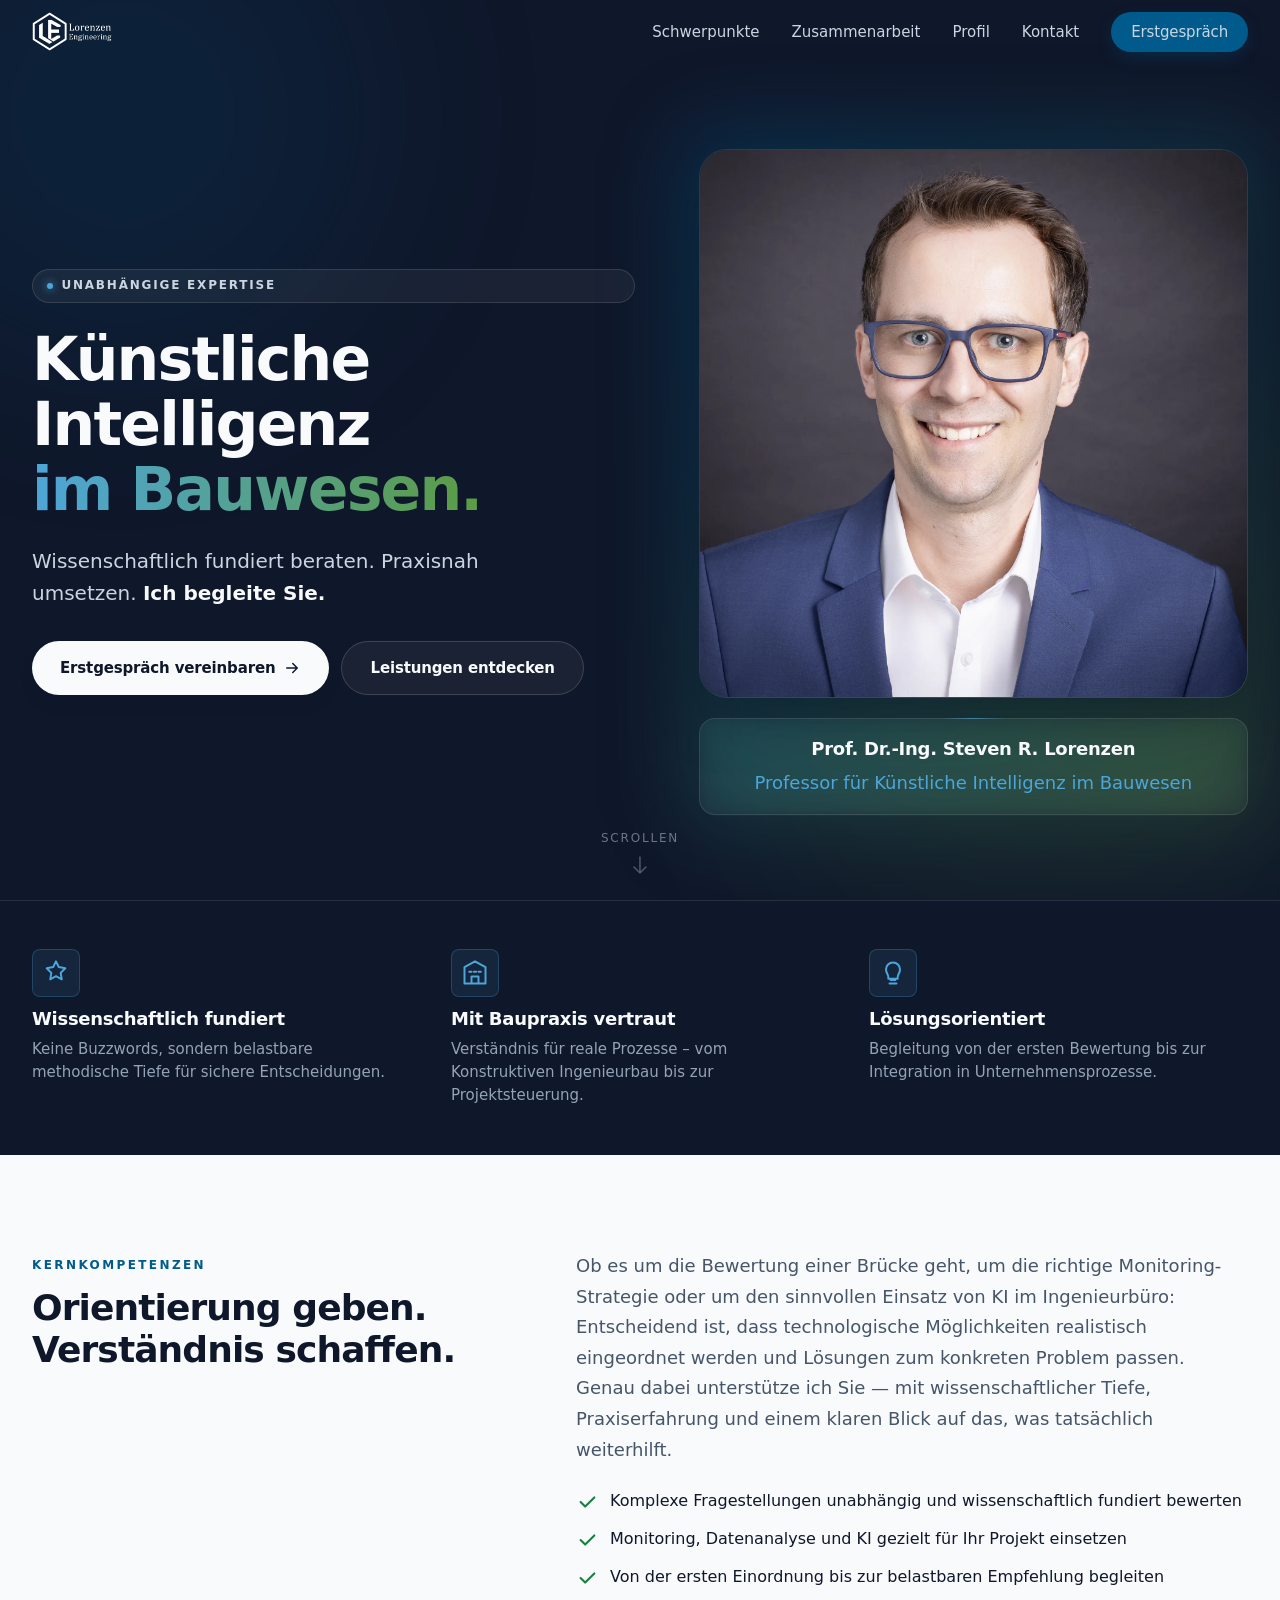
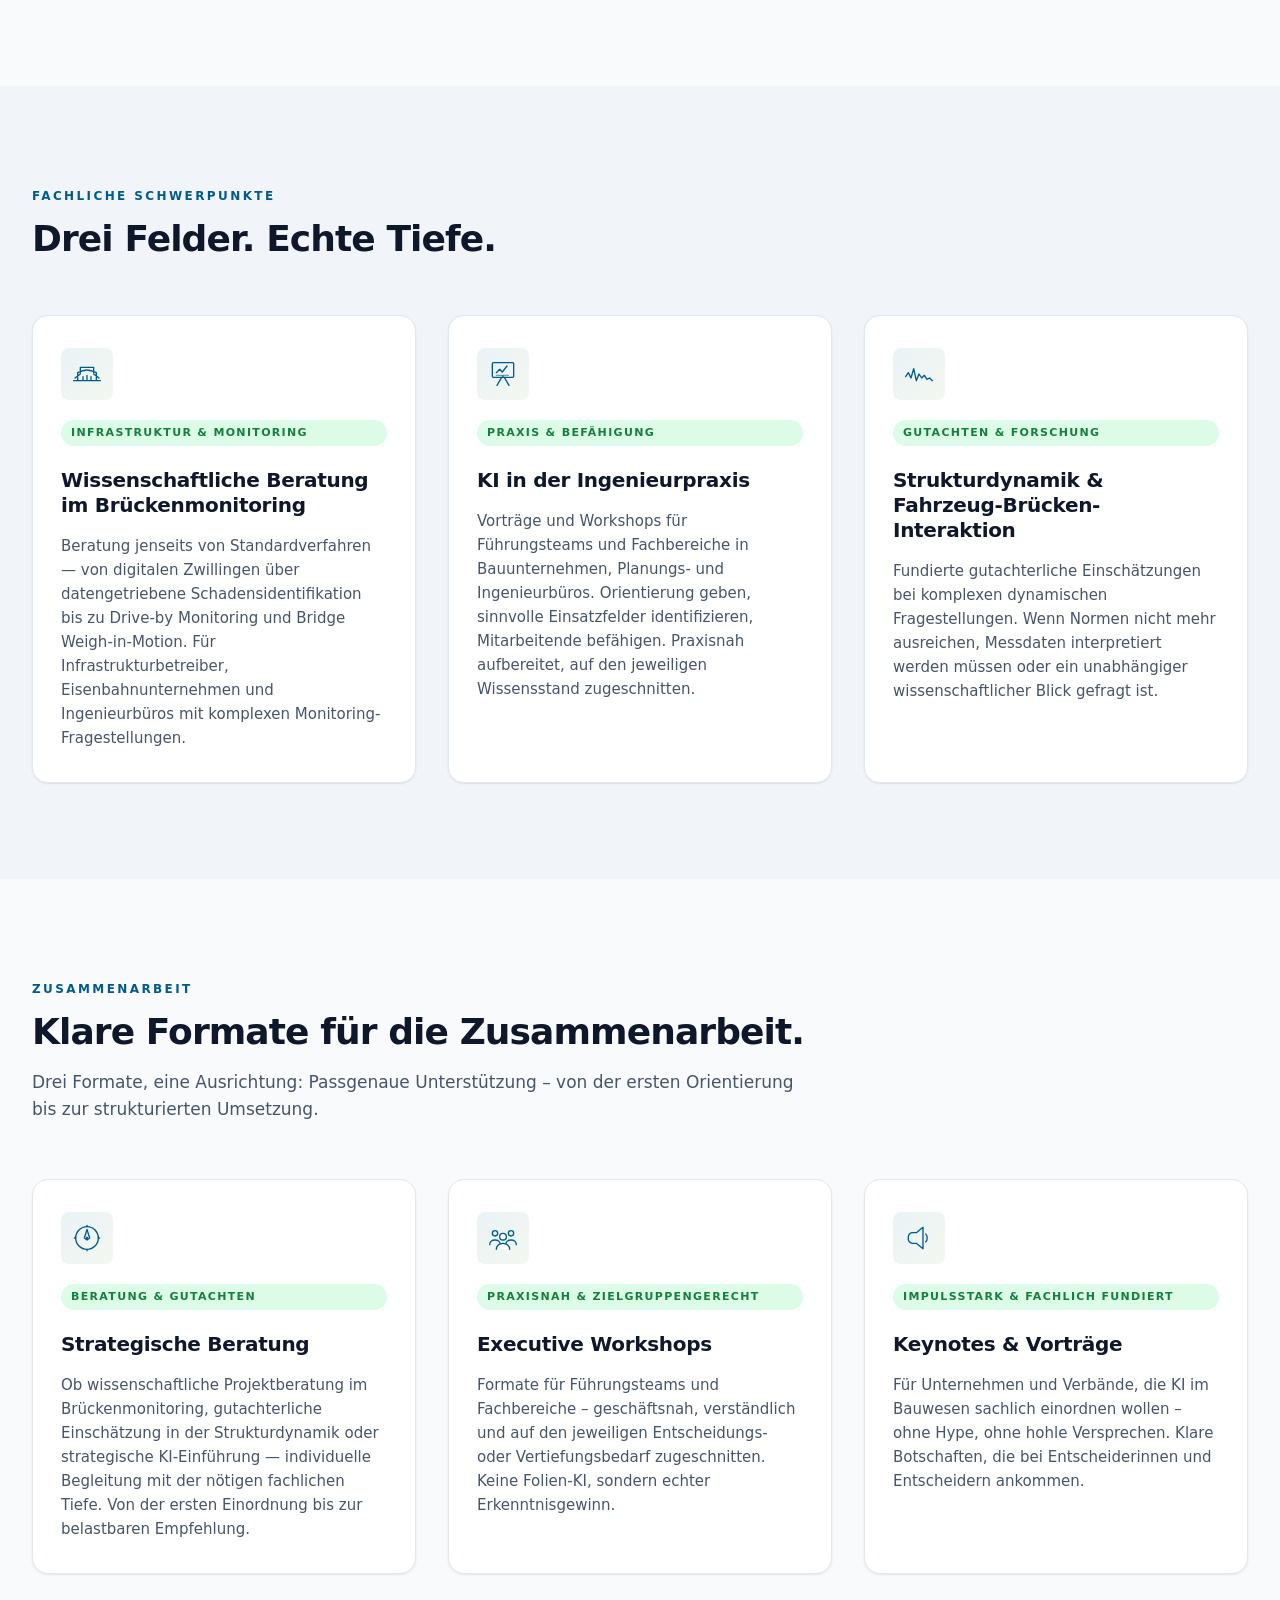
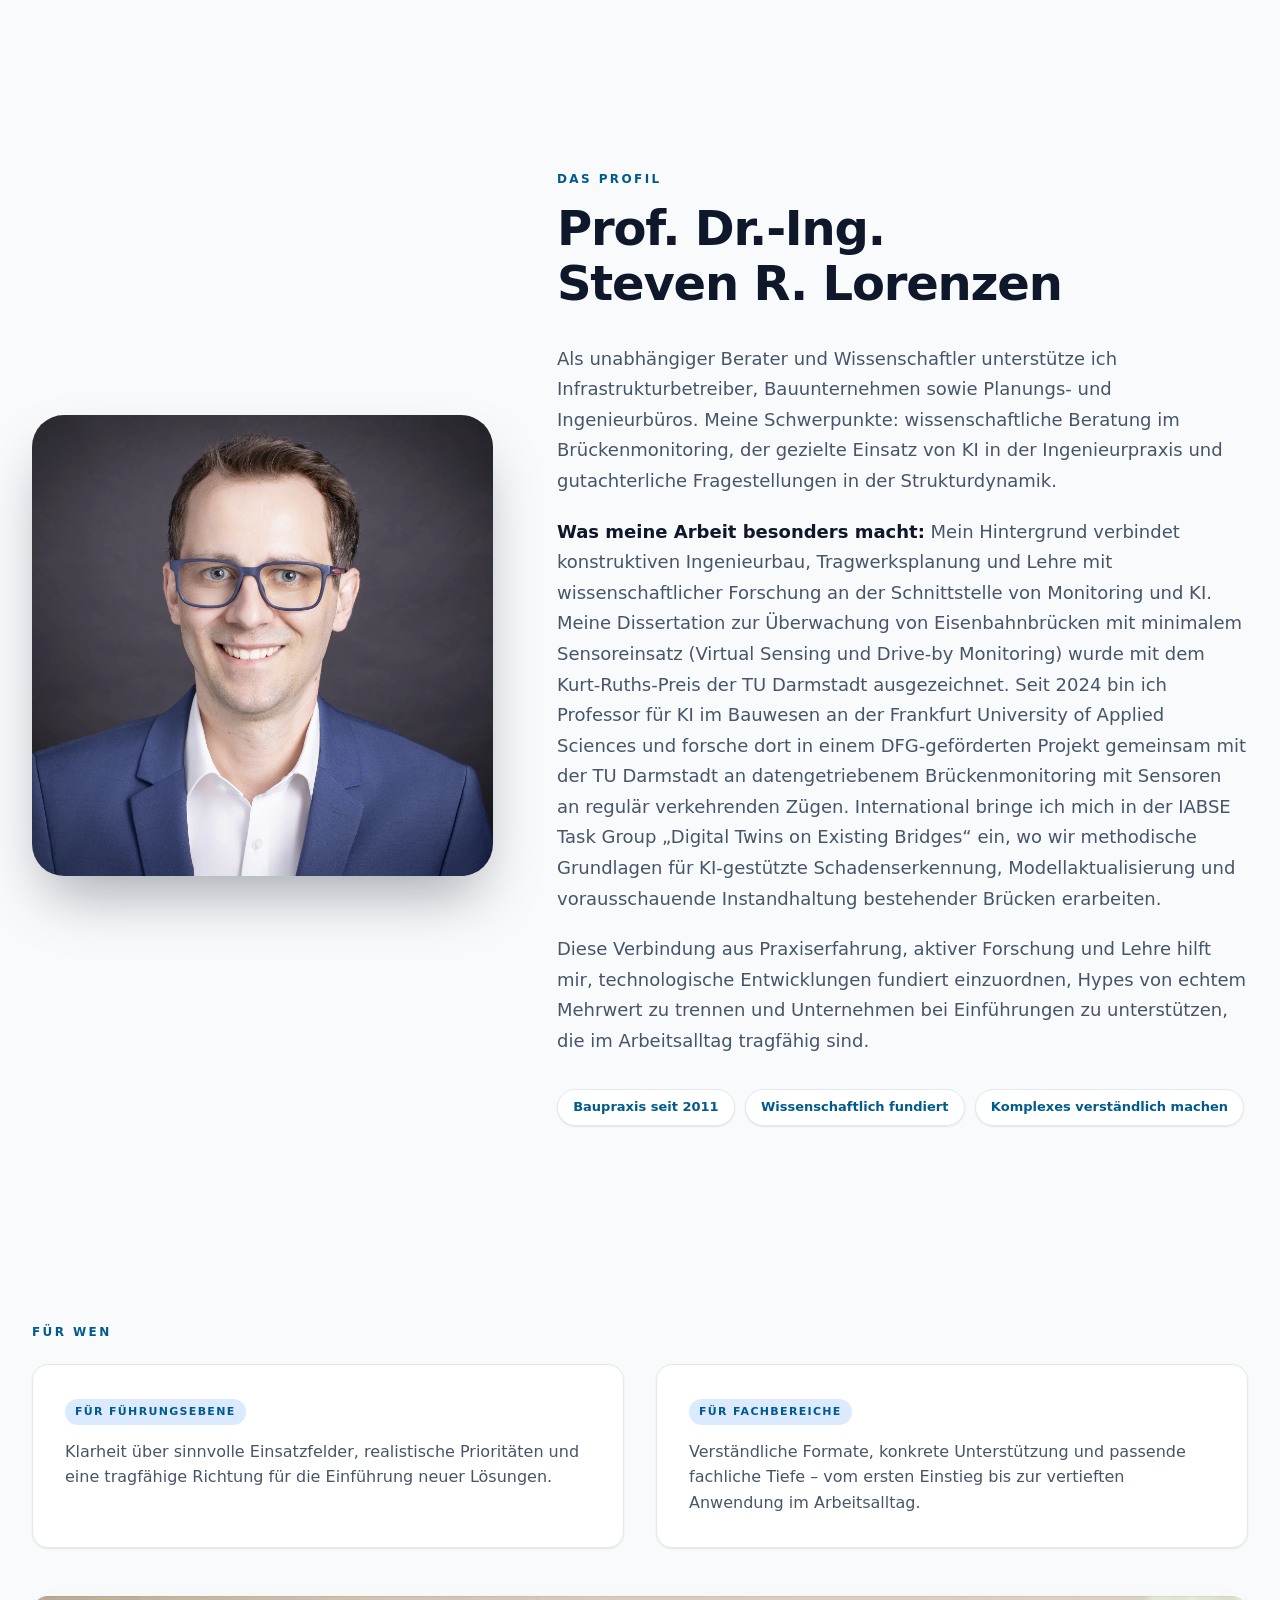
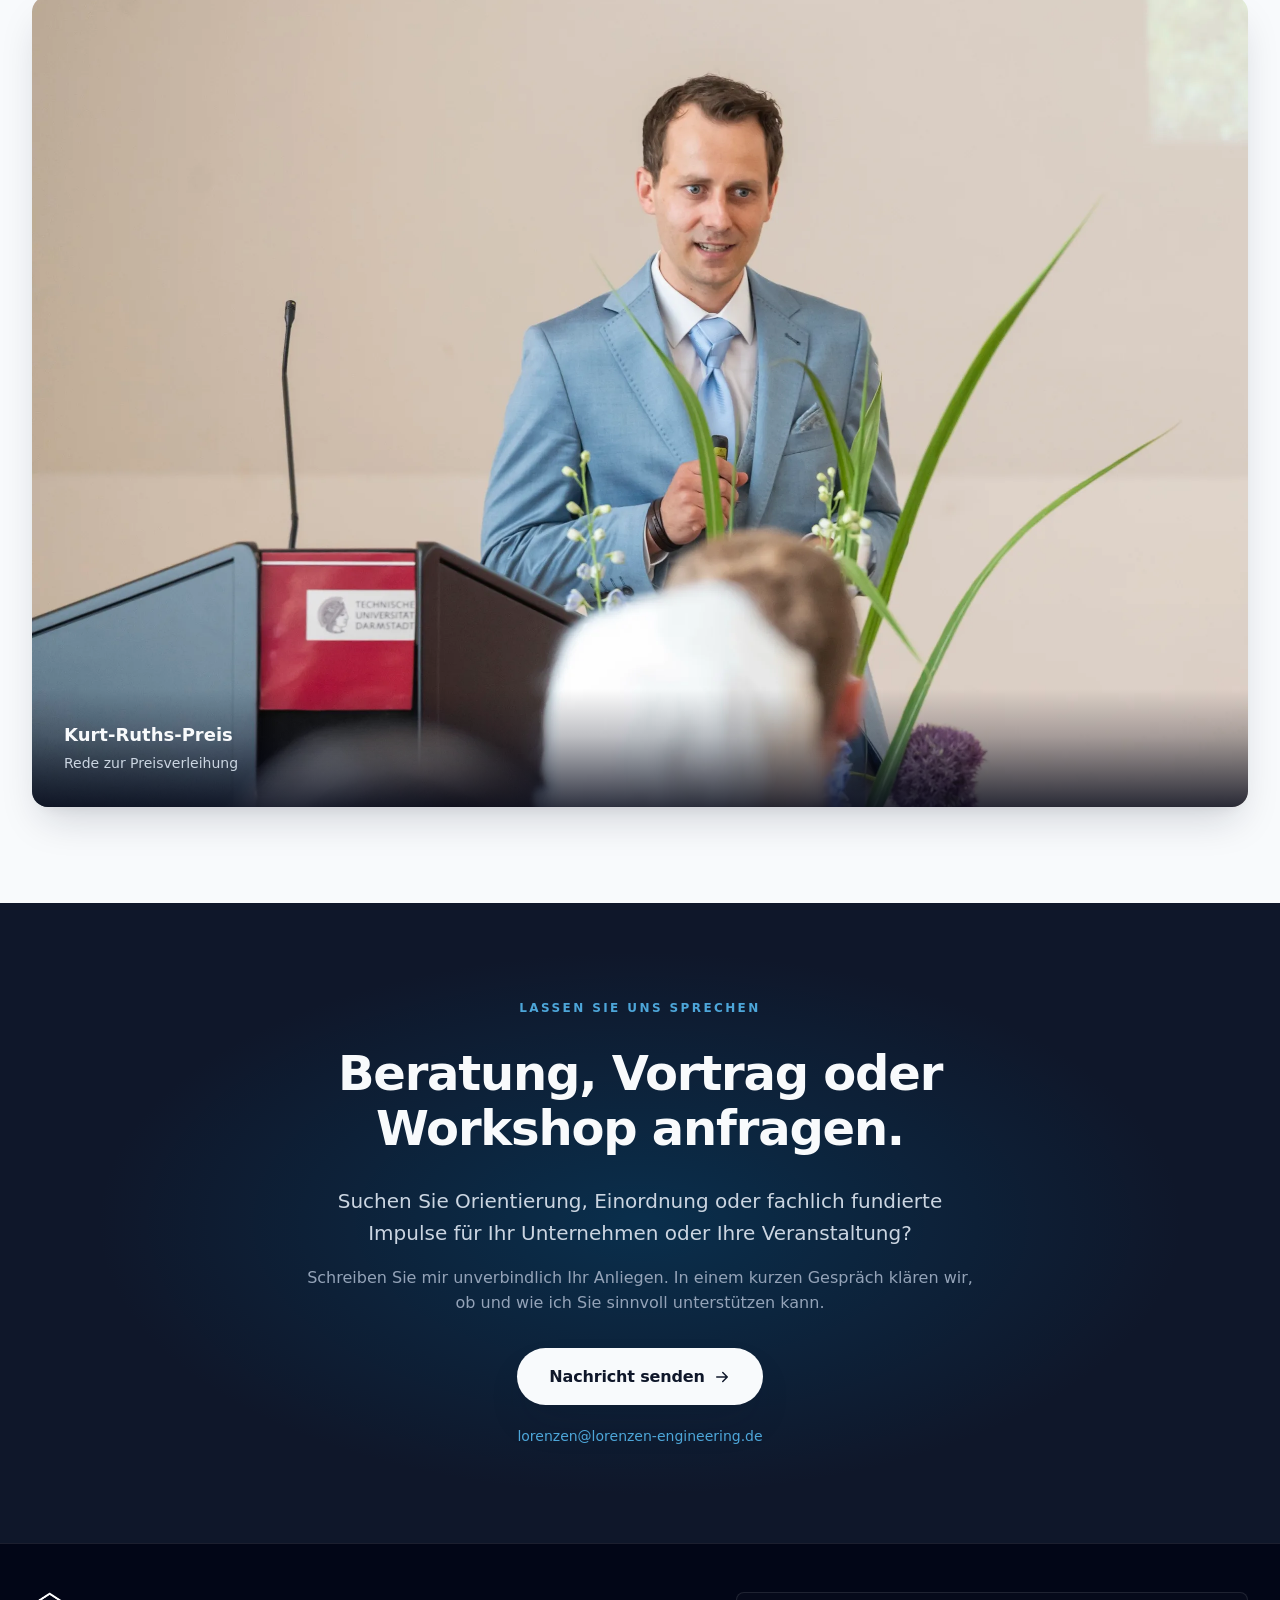
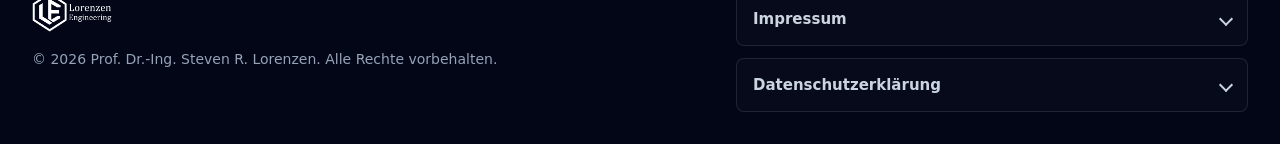
<file: index.html>
<!doctype html>
<html lang="de">
  <head>
    <meta charset="UTF-8" />
    <meta name="viewport" content="width=device-width, initial-scale=1.0" />

    <title>Lorenzen Engineering – Brückenmonitoring, KI-Beratung &amp; Strukturdynamik</title>
    <meta name="description" content="Prof. Dr.-Ing. Steven R. Lorenzen – Wissenschaftliche Beratung im Brückenmonitoring, KI-Workshops für die Ingenieurpraxis und Gutachten in Strukturdynamik & Fahrzeug-Brücken-Interaktion." />
    <meta name="author" content="Prof. Dr.-Ing. Steven R. Lorenzen" />
    <meta name="theme-color" content="#0f172a" />
    <meta name="keywords" content="Brückenmonitoring, Structural Health Monitoring, KI Bauwesen, Strukturdynamik, Fahrzeug-Brücken-Interaktion, Bridge Weigh-in-Motion, Drive-by Monitoring, Digitale Zwillinge Brücke, KI-Beratung Bauwesen, KI Workshops Bauwesen, KI-Schulungen Ingenieure, KI Tragwerksplanung, Konstruktiver Ingenieurbau, Steven Lorenzen, Lorenzen Engineering" />

    <meta name="google-site-verification" content="yY5FMO0OI7C9XLT-yrQQF2uIRXcngfIhKUvem6lvEJM" />

    <link rel="canonical" href="https://lorenzen-engineering.de/" />

    <link rel="icon" type="image/svg+xml" href="/LE-LOGO.svg" />
    <link rel="icon" type="image/png" sizes="180x180" href="/favicon-180.png" />
    <link rel="apple-touch-icon" href="/favicon-180.png" />

    <link rel="preload" as="image" type="image/webp" href="/portrait.webp" />
    <link rel="stylesheet" href="/styles.css" />

    <meta property="og:type" content="website" />
    <meta property="og:url" content="https://lorenzen-engineering.de/" />
    <meta property="og:title" content="Lorenzen Engineering – Brückenmonitoring, KI-Beratung &amp; Strukturdynamik" />
    <meta property="og:description" content="Prof. Dr.-Ing. Steven R. Lorenzen – Wissenschaftliche Beratung im Brückenmonitoring, KI-Workshops für die Ingenieurpraxis und Gutachten in Strukturdynamik." />
    <meta property="og:image" content="https://lorenzen-engineering.de/portrait.jpg" />
    <meta property="og:image:width" content="1800" />
    <meta property="og:image:height" content="1800" />
    <meta property="og:locale" content="de_DE" />
    <meta property="og:site_name" content="Lorenzen Engineering" />

    <meta name="twitter:card" content="summary_large_image" />
    <meta name="twitter:title" content="Lorenzen Engineering – Brückenmonitoring, KI-Beratung &amp; Strukturdynamik" />
    <meta name="twitter:description" content="Prof. Dr.-Ing. Steven R. Lorenzen – Wissenschaftliche Beratung im Brückenmonitoring, KI-Workshops und Gutachten in Strukturdynamik." />
    <meta name="twitter:image" content="https://lorenzen-engineering.de/portrait.jpg" />

    <script type="application/ld+json">
    {
      "@context": "https://schema.org",
      "@type": "ProfessionalService",
      "name": "Lorenzen Engineering",
      "description": "Wissenschaftliche Beratung im Brückenmonitoring, KI-Workshops für die Ingenieurpraxis und Gutachten in Strukturdynamik.",
      "url": "https://lorenzen-engineering.de",
      "logo": "https://lorenzen-engineering.de/LE-LOGO.svg",
      "image": "https://lorenzen-engineering.de/portrait.jpg",
      "email": "lorenzen@lorenzen-engineering.de",
      "knowsAbout": [
        "Künstliche Intelligenz im Bauwesen",
        "Brückenmonitoring",
        "Structural Health Monitoring",
        "Digitale Zwillinge für Brücken",
        "Drive-by Monitoring",
        "Bridge Weigh-in-Motion",
        "Strukturdynamik",
        "Fahrzeug-Brücken-Interaktion",
        "Datengetriebene Schadensidentifikation",
        "KI-Beratung für Bauunternehmen",
        "KI-Workshops im Bauwesen",
        "Konstruktiver Ingenieurbau",
        "Tragwerksplanung"
      ],
      "founder": {
        "@type": "Person",
        "name": "Prof. Dr.-Ing. Steven R. Lorenzen",
        "jobTitle": "Professor für Künstliche Intelligenz im Bauwesen",
        "honorificPrefix": "Prof. Dr.-Ing.",
        "url": "https://lorenzen-engineering.de",
        "email": "lorenzen@lorenzen-engineering.de",
        "affiliation": {
          "@type": "CollegeOrUniversity",
          "name": "Frankfurt University of Applied Sciences"
        },
        "award": "Kurt-Ruths-Preis (TU Darmstadt)",
        "knowsAbout": [
          "Künstliche Intelligenz",
          "Bauingenieurwesen",
          "Brückenmonitoring",
          "Structural Health Monitoring",
          "Strukturdynamik",
          "Fahrzeug-Brücken-Interaktion",
          "Konstruktiver Ingenieurbau",
          "Tragwerksplanung"
        ]
      },
      "areaServed": {
        "@type": "Country",
        "name": "Germany"
      },
      "serviceType": [
        "Wissenschaftliche Beratung Brückenmonitoring",
        "KI-Beratung Bauwesen",
        "KI-Workshops für Bauunternehmen",
        "KI-Schulungen für Ingenieure",
        "Executive Workshops",
        "Keynotes und Fachvorträge",
        "Gutachten Strukturdynamik",
        "Gutachten Fahrzeug-Brücken-Interaktion"
      ]
    }
    </script>
  </head>
  <body>
    <a href="#inhalt" class="skip-link">Zum Inhalt springen</a>

    <header class="site-header" id="siteHeader">
      <div class="container nav-bar">
        <a href="#" class="nav-logo" aria-label="Lorenzen Engineering – Startseite">
          <img src="/LE-LOGO.svg" alt="Lorenzen Engineering" />
        </a>
        <nav class="nav-links" aria-label="Hauptnavigation">
          <a href="#schwerpunkte">Schwerpunkte</a>
          <a href="#zusammenarbeit">Zusammenarbeit</a>
          <a href="#profil">Profil</a>
          <a href="#kontakt">Kontakt</a>
          <a href="mailto:lorenzen@lorenzen-engineering.de" class="btn btn-nav-cta">Erstgespräch</a>
        </nav>
        <button class="nav-toggle" aria-label="Menü öffnen" aria-expanded="false" aria-controls="mobileNav">
          <span></span><span></span><span></span>
        </button>
      </div>
      <nav class="mobile-nav" id="mobileNav" aria-label="Mobile Navigation" hidden>
        <a href="#schwerpunkte">Schwerpunkte</a>
        <a href="#zusammenarbeit">Zusammenarbeit</a>
        <a href="#profil">Profil</a>
        <a href="#kontakt">Kontakt</a>
        <a href="mailto:lorenzen@lorenzen-engineering.de" class="btn btn-primary">Erstgespräch vereinbaren</a>
      </nav>
    </header>

    <main id="inhalt">

      <section class="hero" id="hero">
        <div class="hero-bg" aria-hidden="true">
          <div class="hero-glow glow-a"></div>
          <div class="hero-glow glow-b"></div>
        </div>
        <div class="container hero-grid">
          <div class="hero-content reveal">
            <span class="badge"><span class="badge-dot"></span>Unabhängige Expertise</span>
            <h1 class="hero-headline">
              Künstliche Intelligenz
              <span class="accent-gradient">im Bauwesen.</span>
            </h1>
            <p class="hero-subline">Wissenschaftlich fundiert beraten. Praxisnah umsetzen. <strong>Ich begleite Sie.</strong></p>
            <div class="hero-ctas">
              <a class="btn btn-primary" href="mailto:lorenzen@lorenzen-engineering.de">
                Erstgespräch vereinbaren
                <svg width="18" height="18" viewBox="0 0 24 24" fill="none" aria-hidden="true"><path d="M5 12h14M13 6l6 6-6 6" stroke="currentColor" stroke-width="2" stroke-linecap="round" stroke-linejoin="round"/></svg>
              </a>
              <a class="btn btn-ghost-dark" href="#schwerpunkte">Leistungen entdecken</a>
            </div>
          </div>
          <div class="hero-portrait reveal" data-parallax="0.04">
            <div class="hero-portrait-glow" aria-hidden="true"></div>
            <div class="hero-portrait-frame">
              <picture>
                <source srcset="/portrait.webp" type="image/webp" />
                <img src="/portrait.jpg" alt="Prof. Dr.-Ing. Steven R. Lorenzen" width="1800" height="1800" fetchpriority="high" />
              </picture>
            </div>
            <div class="hero-portrait-caption">
              <span class="caption-accent" aria-hidden="true"></span>
              <p class="caption-name">Prof. Dr.-Ing. Steven R. Lorenzen</p>
              <p class="caption-role">Professor für Künstliche Intelligenz im Bauwesen</p>
            </div>
          </div>
        </div>
        <div class="hero-scroll" aria-hidden="true">
          <span>Scrollen</span>
          <svg width="14" height="20" viewBox="0 0 14 20" fill="none"><path d="M7 1v16M1 11l6 6 6-6" stroke="currentColor" stroke-width="1.5" stroke-linecap="round" stroke-linejoin="round"/></svg>
        </div>
      </section>

      <section class="trust" aria-label="Vertrauensindikatoren">
        <div class="container trust-grid">
          <div class="trust-item reveal">
            <div class="trust-icon" aria-hidden="true">
              <svg viewBox="0 0 24 24" width="28" height="28" fill="none"><path d="M12 2l2.39 4.84L20 8l-4 3.9.95 5.53L12 14.77l-4.95 2.66L8 11.9 4 8l5.61-1.16L12 2z" stroke="currentColor" stroke-width="1.7" stroke-linejoin="round"/></svg>
            </div>
            <h3>Wissenschaftlich fundiert</h3>
            <p>Keine Buzzwords, sondern belastbare methodische Tiefe für sichere Entscheidungen.</p>
          </div>
          <div class="trust-item reveal">
            <div class="trust-icon" aria-hidden="true">
              <svg viewBox="0 0 24 24" width="28" height="28" fill="none"><path d="M3 21V7l9-5 9 5v14M3 21h18M9 21v-6h6v6M7 11h2M11 11h2M15 11h2" stroke="currentColor" stroke-width="1.7" stroke-linecap="round" stroke-linejoin="round"/></svg>
            </div>
            <h3>Mit Baupraxis vertraut</h3>
            <p>Verständnis für reale Prozesse – vom Konstruktiven Ingenieurbau bis zur Projektsteuerung.</p>
          </div>
          <div class="trust-item reveal">
            <div class="trust-icon" aria-hidden="true">
              <svg viewBox="0 0 24 24" width="28" height="28" fill="none"><path d="M12 3a6 6 0 016 6c0 3-2 4-2 6.5V17H8v-1.5C8 13 6 12 6 9a6 6 0 016-6zM9 21h6M10 18h4" stroke="currentColor" stroke-width="1.7" stroke-linecap="round" stroke-linejoin="round"/></svg>
            </div>
            <h3>Lösungsorientiert</h3>
            <p>Begleitung von der ersten Bewertung bis zur Integration in Unternehmensprozesse.</p>
          </div>
        </div>
      </section>

      <section class="competencies light" id="kompetenzen">
        <div class="container competencies-grid">
          <div class="reveal">
            <span class="section-label">Kernkompetenzen</span>
            <h2 class="section-headline">Orientierung geben. Verständnis schaffen.</h2>
          </div>
          <div class="reveal">
            <p class="lead">Ob es um die Bewertung einer Brücke geht, um die richtige Monitoring-Strategie oder um den sinnvollen Einsatz von KI im Ingenieurbüro: Entscheidend ist, dass technologische Möglichkeiten realistisch eingeordnet werden und Lösungen zum konkreten Problem passen. Genau dabei unterstütze ich Sie — mit wissenschaftlicher Tiefe, Praxiserfahrung und einem klaren Blick auf das, was tatsächlich weiterhilft.</p>
            <ul class="checklist">
              <li>
                <svg viewBox="0 0 24 24" width="22" height="22" fill="none" aria-hidden="true"><path d="M5 12l5 5L20 7" stroke="currentColor" stroke-width="2.2" stroke-linecap="round" stroke-linejoin="round"/></svg>
                Komplexe Fragestellungen unabhängig und wissenschaftlich fundiert bewerten
              </li>
              <li>
                <svg viewBox="0 0 24 24" width="22" height="22" fill="none" aria-hidden="true"><path d="M5 12l5 5L20 7" stroke="currentColor" stroke-width="2.2" stroke-linecap="round" stroke-linejoin="round"/></svg>
                Monitoring, Datenanalyse und KI gezielt für Ihr Projekt einsetzen
              </li>
              <li>
                <svg viewBox="0 0 24 24" width="22" height="22" fill="none" aria-hidden="true"><path d="M5 12l5 5L20 7" stroke="currentColor" stroke-width="2.2" stroke-linecap="round" stroke-linejoin="round"/></svg>
                Von der ersten Einordnung bis zur belastbaren Empfehlung begleiten
              </li>
            </ul>
          </div>
        </div>
      </section>

      <section class="focus light-alt" id="schwerpunkte">
        <div class="container">
          <div class="section-head reveal">
            <span class="section-label">Fachliche Schwerpunkte</span>
            <h2 class="section-headline">Drei Felder. Echte Tiefe.</h2>
          </div>
          <div class="cards-grid">
            <article class="card reveal">
              <div class="card-icon" aria-hidden="true">
                <svg viewBox="0 0 48 48" width="32" height="32" fill="none"><path d="M4 34h40M10 34V22c4-2 10-4 14-4s10 2 14 4v12M6 30l8-6M42 30l-8-6M18 34v-6M24 34v-8M30 34v-6M14 22V14M34 22V14M14 14h20" stroke="currentColor" stroke-width="2" stroke-linecap="round" stroke-linejoin="round"/></svg>
              </div>
              <span class="card-label green">Infrastruktur &amp; Monitoring</span>
              <h3 class="card-title">Wissenschaftliche Beratung im Brückenmonitoring</h3>
              <p>Beratung jenseits von Standardverfahren — von digitalen Zwillingen über datengetriebene Schadensidentifikation bis zu Drive-by Monitoring und Bridge Weigh-in-Motion. Für Infrastrukturbetreiber, Eisenbahnunternehmen und Ingenieurbüros mit komplexen Monitoring-Fragestellungen.</p>
            </article>
            <article class="card reveal">
              <div class="card-icon" aria-hidden="true">
                <svg viewBox="0 0 48 48" width="32" height="32" fill="none"><rect x="8" y="7" width="32" height="22" rx="1.5" stroke="currentColor" stroke-width="2"/><path d="M15 41l7-12M33 41l-7-12M24 29v-2" stroke="currentColor" stroke-width="2" stroke-linecap="round" stroke-linejoin="round"/><path d="M14 22l5-5 4 4 7-9" stroke="currentColor" stroke-width="2" stroke-linecap="round" stroke-linejoin="round"/><path d="M14 26h18" stroke="currentColor" stroke-width="2" stroke-linecap="round" opacity="0.55"/></svg>
              </div>
              <span class="card-label green">Praxis &amp; Befähigung</span>
              <h3 class="card-title">KI in der Ingenieurpraxis</h3>
              <p>Vorträge und Workshops für Führungsteams und Fachbereiche in Bauunternehmen, Planungs- und Ingenieurbüros. Orientierung geben, sinnvolle Einsatzfelder identifizieren, Mitarbeitende befähigen. Praxisnah aufbereitet, auf den jeweiligen Wissensstand zugeschnitten.</p>
            </article>
            <article class="card reveal">
              <div class="card-icon" aria-hidden="true">
                <svg viewBox="0 0 48 48" width="32" height="32" fill="none"><path d="M4 28l4-6 4 8 4-14 4 18 4-10 4 6 4-4 4 6 4-2 4 4" stroke="currentColor" stroke-width="2" stroke-linecap="round" stroke-linejoin="round"/></svg>
              </div>
              <span class="card-label green">Gutachten &amp; Forschung</span>
              <h3 class="card-title">Strukturdynamik &amp; Fahrzeug-Brücken-Interaktion</h3>
              <p>Fundierte gutachterliche Einschätzungen bei komplexen dynamischen Fragestellungen. Wenn Normen nicht mehr ausreichen, Messdaten interpretiert werden müssen oder ein unabhängiger wissenschaftlicher Blick gefragt ist.</p>
            </article>
          </div>
        </div>
      </section>

      <section class="offers light" id="zusammenarbeit">
        <div class="container">
          <div class="section-head reveal">
            <span class="section-label">Zusammenarbeit</span>
            <h2 class="section-headline">Klare Formate für die Zusammenarbeit.</h2>
            <p class="section-sub">Drei Formate, eine Ausrichtung: Passgenaue Unterstützung – von der ersten Orientierung bis zur strukturierten Umsetzung.</p>
          </div>
          <div class="cards-grid">
            <article class="card reveal">
              <div class="card-icon" aria-hidden="true">
                <svg viewBox="0 0 48 48" width="32" height="32" fill="none"><circle cx="24" cy="24" r="17" stroke="currentColor" stroke-width="2"/><path d="M24 11l4 13-4 3-4-3 4-13z" stroke="currentColor" stroke-width="2" stroke-linejoin="round" fill="currentColor" fill-opacity="0.08"/><circle cx="24" cy="24" r="1.8" fill="currentColor"/><path d="M24 5v2M24 41v2M5 24h2M41 24h2" stroke="currentColor" stroke-width="2" stroke-linecap="round"/></svg>
              </div>
              <span class="card-label green">Beratung &amp; Gutachten</span>
              <h3 class="card-title">Strategische Beratung</h3>
              <p>Ob wissenschaftliche Projektberatung im Brückenmonitoring, gutachterliche Einschätzung in der Strukturdynamik oder strategische KI-Einführung — individuelle Begleitung mit der nötigen fachlichen Tiefe. Von der ersten Einordnung bis zur belastbaren Empfehlung.</p>
            </article>
            <article class="card reveal">
              <div class="card-icon" aria-hidden="true">
                <svg viewBox="0 0 48 48" width="32" height="32" fill="none"><circle cx="12" cy="17" r="4" stroke="currentColor" stroke-width="2"/><path d="M4 34c0-4 3.5-7 8-7s8 3 8 7" stroke="currentColor" stroke-width="2" stroke-linecap="round"/><circle cx="36" cy="17" r="4" stroke="currentColor" stroke-width="2"/><path d="M28 34c0-4 3.5-7 8-7s8 3 8 7" stroke="currentColor" stroke-width="2" stroke-linecap="round"/><circle cx="24" cy="22" r="5" stroke="currentColor" stroke-width="2" fill="#fff"/><path d="M14 41c0-5 4.5-9 10-9s10 4 10 9" stroke="currentColor" stroke-width="2" stroke-linecap="round" fill="#fff"/></svg>
              </div>
              <span class="card-label green">Praxisnah &amp; Zielgruppengerecht</span>
              <h3 class="card-title">Executive Workshops</h3>
              <p>Formate für Führungsteams und Fachbereiche – geschäftsnah, verständlich und auf den jeweiligen Entscheidungs- oder Vertiefungsbedarf zugeschnitten. Keine Folien-KI, sondern echter Erkenntnisgewinn.</p>
            </article>
            <article class="card reveal">
              <div class="card-icon" aria-hidden="true">
                <svg viewBox="0 0 48 48" width="32" height="32" fill="none"><path d="M8 22c0-3 3-6 6-6h6l10-8v32l-10-8h-6c-3 0-6-3-6-6v-4zM34 18c3 2 3 10 0 12" stroke="currentColor" stroke-width="2" stroke-linecap="round" stroke-linejoin="round"/></svg>
              </div>
              <span class="card-label green">Impulsstark &amp; Fachlich fundiert</span>
              <h3 class="card-title">Keynotes &amp; Vorträge</h3>
              <p>Für Unternehmen und Verbände, die KI im Bauwesen sachlich einordnen wollen – ohne Hype, ohne hohle Versprechen. Klare Botschaften, die bei Entscheiderinnen und Entscheidern ankommen.</p>
            </article>
          </div>
        </div>
      </section>

      <section class="profile" id="profil">
        <div class="container profile-grid">
          <div class="profile-image reveal">
            <picture>
              <source srcset="/portrait.webp" type="image/webp" />
              <img src="/portrait.jpg" alt="Prof. Dr.-Ing. Steven R. Lorenzen" loading="lazy" width="1800" height="1800" />
            </picture>
          </div>
          <div class="profile-text reveal">
            <span class="section-label">Das Profil</span>
            <h2 class="section-headline">Prof. Dr.-Ing.<br />Steven R. Lorenzen</h2>
            <div class="profile-body">
              <p>Als unabhängiger Berater und Wissenschaftler unterstütze ich Infrastrukturbetreiber, Bauunternehmen sowie Planungs- und Ingenieurbüros. Meine Schwerpunkte: wissenschaftliche Beratung im Brückenmonitoring, der gezielte Einsatz von KI in der Ingenieurpraxis und gutachterliche Fragestellungen in der Strukturdynamik.</p>
              <p><strong>Was meine Arbeit besonders macht:</strong> Mein Hintergrund verbindet konstruktiven Ingenieurbau, Tragwerksplanung und Lehre mit wissenschaftlicher Forschung an der Schnittstelle von Monitoring und KI. Meine <a href="https://tuprints.ulb.tu-darmstadt.de/26426/" target="_blank" rel="noopener">Dissertation</a> zur Überwachung von Eisenbahnbrücken mit minimalem Sensoreinsatz (Virtual Sensing und Drive-by Monitoring) wurde mit dem <a href="https://www.ismd.tu-darmstadt.de/news_ismd_details_308096.de.jsp" target="_blank" rel="noopener">Kurt-Ruths-Preis</a> der TU Darmstadt ausgezeichnet. Seit 2024 bin ich Professor für KI im Bauwesen an der <a href="https://www.frankfurt-university.de/de/hochschule/fachbereich-1/kontakte-fb-1/kontakte-professor-innen/bauingenieurwesen/steven-robert-lorenzen/" target="_blank" rel="noopener">Frankfurt University of Applied Sciences</a> und forsche dort in einem DFG-geförderten Projekt gemeinsam mit der TU Darmstadt an datengetriebenem Brückenmonitoring mit Sensoren an regulär verkehrenden Zügen. International bringe ich mich in der <a href="https://www.iabse.org/TG5.7/" target="_blank" rel="noopener">IABSE Task Group „Digital Twins on Existing Bridges“</a> ein, wo wir methodische Grundlagen für KI-gestützte Schadenserkennung, Modellaktualisierung und vorausschauende Instandhaltung bestehender Brücken erarbeiten.</p>
              <p>Diese Verbindung aus Praxiserfahrung, aktiver Forschung und Lehre hilft mir, technologische Entwicklungen fundiert einzuordnen, Hypes von echtem Mehrwert zu trennen und Unternehmen bei Einführungen zu unterstützen, die im Arbeitsalltag tragfähig sind.</p>
            </div>
            <div class="profile-badges">
              <span class="profile-badge">Baupraxis seit 2011</span>
              <span class="profile-badge">Wissenschaftlich fundiert</span>
              <span class="profile-badge">Komplexes verständlich machen</span>
            </div>
          </div>
        </div>
      </section>

      <section class="audience light" aria-label="Zielgruppen">
        <div class="container">
          <div class="section-head reveal">
            <span class="section-label">Für wen</span>
          </div>
          <div class="audience-grid">
            <article class="audience-card reveal">
              <span class="card-label blue">Für Führungsebene</span>
              <p>Klarheit über sinnvolle Einsatzfelder, realistische Prioritäten und eine tragfähige Richtung für die Einführung neuer Lösungen.</p>
            </article>
            <article class="audience-card reveal">
              <span class="card-label blue">Für Fachbereiche</span>
              <p>Verständliche Formate, konkrete Unterstützung und passende fachliche Tiefe – vom ersten Einstieg bis zur vertieften Anwendung im Arbeitsalltag.</p>
            </article>
          </div>
          <div class="reveal award-image">
            <picture>
              <source srcset="/Kurt-Ruths-Preis.webp" type="image/webp" />
              <img src="/Kurt-Ruths-Preis.jpg" alt="Prof. Dr.-Ing. Steven R. Lorenzen beim Vortrag – Kurt-Ruths-Preis" loading="lazy" width="2400" height="1600" />
            </picture>
            <div class="award-overlay">
              <p class="award-title">Kurt-Ruths-Preis</p>
              <p class="award-sub">Rede zur Preisverleihung</p>
            </div>
          </div>
        </div>
      </section>

      <section class="cta" id="kontakt">
        <div class="cta-bg" aria-hidden="true"></div>
        <div class="container cta-inner reveal">
          <span class="section-label">Lassen Sie uns sprechen</span>
          <h2 class="cta-headline">Beratung, Vortrag oder Workshop anfragen.</h2>
          <p class="cta-text">Suchen Sie Orientierung, Einordnung oder fachlich fundierte Impulse für Ihr Unternehmen oder Ihre Veranstaltung?</p>
          <p class="cta-subtext">Schreiben Sie mir unverbindlich Ihr Anliegen. In einem kurzen Gespräch klären wir, ob und wie ich Sie sinnvoll unterstützen kann.</p>
          <a class="btn btn-light" href="mailto:lorenzen@lorenzen-engineering.de">
            Nachricht senden
            <svg width="18" height="18" viewBox="0 0 24 24" fill="none" aria-hidden="true"><path d="M5 12h14M13 6l6 6-6 6" stroke="currentColor" stroke-width="2" stroke-linecap="round" stroke-linejoin="round"/></svg>
          </a>
          <p class="cta-fallback"><a href="mailto:lorenzen@lorenzen-engineering.de">lorenzen@lorenzen-engineering.de</a></p>
        </div>
      </section>

    </main>

    <footer class="site-footer">
      <div class="container footer-inner">
        <div class="footer-brand">
          <img src="/LE-LOGO.svg" alt="Lorenzen Engineering" />
          <p>&copy; 2026 Prof. Dr.-Ing. Steven R. Lorenzen. Alle Rechte vorbehalten.</p>
        </div>

        <div class="footer-legal">
          <details class="accordion">
            <summary>Impressum</summary>
            <div class="accordion-body">
              <h4>Angaben gemäß § 5 DDG</h4>
              <p>Professor Dr.-Ing. Steven Robert Lorenzen<br />
              Lorenzen Engineering<br />
              c/o Online-Impressum.de<br />
              #6491<br />
              Europaring 90<br />
              53757 Sankt Augustin</p>

              <h4>Kontakt</h4>
              <p>E-Mail: <a href="mailto:lorenzen@lorenzen-engineering.de">lorenzen@lorenzen-engineering.de</a></p>

              <h4>Umsatzsteuer-ID</h4>
              <p>Umsatzsteuer-Identifikationsnummer gemäß § 27 a Umsatzsteuergesetz: DE449885710</p>

              <h4>Verantwortlich für den Inhalt nach § 18 Abs. 2 MStV</h4>
              <p>Prof. Dr.-Ing. Steven Robert Lorenzen<br />
              c/o Online-Impressum.de<br />
              #6491<br />
              Europaring 90 in 53757 Sankt Augustin</p>

              <h4>Hinweis zur Verbraucherstreitbeilegung</h4>
              <p>Wir sind nicht bereit und nicht verpflichtet, an Streitbeilegungsverfahren vor einer Verbraucherschlichtungsstelle teilzunehmen. Unsere Angebote richten sich ausschließlich an Unternehmer (§ 14 BGB).</p>

              <h4>Bildnachweise</h4>
              <ul>
                <li>Portrait: Hy Image / Caleb Ridgeway</li>
                <li>Foto Kurt-Ruths-Preis: TU Darmstadt / Klaus Mai</li>
              </ul>
            </div>
          </details>

          <details class="accordion">
            <summary>Datenschutzerklärung</summary>
            <div class="accordion-body">
              <h4>1. Allgemeines und Hosting</h4>
              <p>Verantwortlicher für die Datenverarbeitung ist:<br />
              Prof. Dr.-Ing. Steven Robert Lorenzen<br />
              c/o Online-Impressum.de<br />
              #6491<br />
              Europaring 90 in 53757 Sankt Augustin<br />
              E-Mail: <a href="mailto:lorenzen@lorenzen-engineering.de">lorenzen@lorenzen-engineering.de</a></p>

              <p>Wir hosten unsere Website bei IONOS. Der Provider erhebt und speichert automatisch Informationen in so genannten Server-Log-Dateien, die Ihr Browser automatisch an uns übermittelt. Dies sind:</p>
              <ul>
                <li>Browsertyp und Browserversion</li>
                <li>Verwendetes Betriebssystem</li>
                <li>Referrer URL (die zuvor besuchte Seite)</li>
                <li>Hostname des zugreifenden Rechners</li>
                <li>Uhrzeit der Serveranfrage</li>
                <li>IP-Adresse</li>
              </ul>

              <p>Eine Zusammenführung dieser Daten mit anderen Datenquellen wird nicht vorgenommen. Rechtsgrundlage für die Datenverarbeitung ist Art. 6 Abs. 1 lit. f DSGVO, der die Verarbeitung der Daten zur Erfüllung eines Vertrags oder vorvertraglicher Maßnahmen gestattet, sowie unser berechtigtes Interesse an der technisch fehlerfreien Darstellung und der Optimierung unserer Website.</p>

              <h4>Kontaktaufnahme per E-Mail und Kontaktformular</h4>
              <p>Wenn Sie uns per E-Mail oder über das Kontaktformular kontaktieren, verarbeiten wir die von Ihnen mitgeteilten Daten, um Ihre Anfrage zu bearbeiten. Rechtsgrundlage ist Art. 6 Abs. 1 lit. b DSGVO und Art. 6 Abs. 1 lit. f DSGVO.</p>

              <p><strong>Speicherdauer:</strong> Wir speichern Anfragen nur so lange, wie dies zur Bearbeitung erforderlich ist. Danach werden die Daten gelöscht, soweit keine gesetzlichen Aufbewahrungspflichten bestehen.</p>

              <h4>Ihre Rechte</h4>
              <p>Sie haben im Rahmen der gesetzlichen Voraussetzungen das Recht auf Auskunft, Berichtigung, Löschung, Einschränkung der Verarbeitung, Datenübertragbarkeit sowie Widerspruch. Zudem haben Sie ein Beschwerderecht bei einer Datenschutzaufsichtsbehörde.</p>
            </div>
          </details>
        </div>
      </div>
    </footer>

    <script src="/script.js" defer></script>
  </body>
</html>
</file>
<file: styles.css>
/* ===== Design Tokens ===== */
:root {
  --primary: #005B8C;
  --primary-hover: #004A73;
  --accent-light: #4DA6D9;
  --accent-green: #5C9C42;
  --bg-dark: #0f172a;
  --bg-darker: #020617;
  --bg-light: #f8fafc;
  --bg-card: #ffffff;
  --text-dark: #0f172a;
  --text-dark-muted: #475569;
  --text-dark-soft: #64748b;
  --text-light: #f8fafc;
  --text-light-muted: #94a3b8;
  --text-light-soft: #cbd5e1;
  --border-light: #e2e8f0;
  --border-dark: rgba(255, 255, 255, 0.1);
  --green: #15803d;
  --green-bg: #dcfce7;
  --blue-bg: #dbeafe;
  --radius-sm: 0.5rem;
  --radius: 1rem;
  --radius-lg: 1.75rem;
  --radius-xl: 2rem;
  --shadow-sm: 0 1px 2px rgba(15, 23, 42, 0.06), 0 1px 3px rgba(15, 23, 42, 0.04);
  --shadow: 0 4px 6px -1px rgba(15, 23, 42, 0.08), 0 2px 4px -2px rgba(15, 23, 42, 0.05);
  --shadow-lg: 0 10px 20px -5px rgba(15, 23, 42, 0.1), 0 4px 8px -4px rgba(15, 23, 42, 0.06);
  --shadow-xl: 0 20px 40px -10px rgba(15, 23, 42, 0.18), 0 8px 16px -8px rgba(15, 23, 42, 0.08);
  --shadow-2xl: 0 30px 60px -15px rgba(2, 6, 23, 0.35);
  --ease: cubic-bezier(0.25, 0.1, 0.25, 1);
  --header-h: 4rem;
  --font-stack: ui-sans-serif, system-ui, sans-serif, "Apple Color Emoji", "Segoe UI Emoji", "Segoe UI Symbol", "Noto Color Emoji";
}

/* ===== Reset ===== */
*, *::before, *::after { box-sizing: border-box; }
* { margin: 0; }
html { scroll-behavior: smooth; -webkit-text-size-adjust: 100%; }
body {
  font-family: var(--font-stack);
  font-size: 1rem;
  line-height: 1.6;
  color: var(--text-dark);
  background: var(--bg-dark);
  -webkit-font-smoothing: antialiased;
  -moz-osx-font-smoothing: grayscale;
  overflow-x: hidden;
}
img, svg, picture { display: block; max-width: 100%; }
a { color: inherit; text-decoration: none; }
button { font: inherit; cursor: pointer; border: 0; background: transparent; color: inherit; }
h1, h2, h3, h4 { line-height: 1.15; letter-spacing: -0.015em; }

/* ===== Skip Link ===== */
.skip-link {
  position: absolute;
  top: -100px; left: 1rem;
  background: var(--primary); color: #fff;
  padding: 0.5rem 0.75rem; border-radius: var(--radius-sm);
  z-index: 1000; font-weight: 600;
  transition: top 0.2s;
}
.skip-link:focus { top: 1rem; }

/* ===== Layout ===== */
.container {
  max-width: 80rem;
  margin: 0 auto;
  padding: 0 1rem;
}
@media (min-width: 640px) { .container { padding: 0 1.5rem; } }
@media (min-width: 1024px) { .container { padding: 0 2rem; } }

section { padding: 4rem 0; position: relative; }
@media (min-width: 768px) { section { padding: 5rem 0; } }
@media (min-width: 1024px) { section { padding: 6rem 0; } }

.light { background: var(--bg-light); color: var(--text-dark); }
.light-alt { background: #f1f5f9; color: var(--text-dark); }

/* ===== Reveal Animations ===== */
.reveal {
  opacity: 0;
  transform: translateY(30px);
  transition: opacity 0.6s var(--ease), transform 0.6s var(--ease);
  will-change: opacity, transform;
}
.reveal.visible {
  opacity: 1;
  transform: translateY(0);
}
@media (prefers-reduced-motion: reduce) {
  .reveal { opacity: 1; transform: none; transition: none; }
  html { scroll-behavior: auto; }
}

/* ===== Header / Navigation ===== */
.site-header {
  position: fixed;
  top: 0; left: 0; right: 0;
  z-index: 100;
  height: var(--header-h);
  background: transparent;
  border-bottom: 1px solid transparent;
  transition: background-color 0.3s, backdrop-filter 0.3s, box-shadow 0.3s, border-color 0.3s;
}
.site-header.scrolled {
  background: rgba(255, 255, 255, 0.95);
  backdrop-filter: blur(12px);
  -webkit-backdrop-filter: blur(12px);
  border-bottom-color: var(--border-light);
  box-shadow: var(--shadow-sm);
}
.nav-bar {
  display: flex;
  align-items: center;
  justify-content: space-between;
  height: 100%;
}
.nav-logo { display: flex; align-items: center; }
.nav-logo img {
  height: 2.5rem;
  width: auto;
  object-fit: contain;
  filter: brightness(0) invert(1);
  transition: filter 0.3s;
}
.site-header.scrolled .nav-logo img { filter: none; }
.nav-links {
  display: none;
  align-items: center;
  gap: 2rem;
}
.nav-links a {
  color: var(--text-light-soft);
  font-size: 0.9375rem;
  font-weight: 500;
  transition: color 0.2s;
}
.nav-links a:hover { color: var(--accent-light); }
.site-header.scrolled .nav-links a:not(.btn-nav-cta) { color: var(--text-dark-muted); }
.site-header.scrolled .nav-links a:not(.btn-nav-cta):hover { color: var(--primary); }
.btn-nav-cta, .btn-nav-cta:hover, .site-header.scrolled .btn-nav-cta { color: #fff; }
@media (min-width: 1024px) { .nav-links { display: flex; } }

.nav-toggle {
  display: flex;
  flex-direction: column;
  justify-content: center;
  gap: 5px;
  width: 44px; height: 44px;
  padding: 0 10px;
  border-radius: var(--radius-sm);
}
.nav-toggle span {
  display: block;
  width: 24px; height: 2px;
  background: var(--text-light);
  border-radius: 2px;
  transition: transform 0.25s, opacity 0.25s, background-color 0.3s;
}
.site-header.scrolled .nav-toggle span { background: var(--text-dark); }
.nav-toggle[aria-expanded="true"] span:nth-child(1) { transform: translateY(7px) rotate(45deg); }
.nav-toggle[aria-expanded="true"] span:nth-child(2) { opacity: 0; }
.nav-toggle[aria-expanded="true"] span:nth-child(3) { transform: translateY(-7px) rotate(-45deg); }
@media (min-width: 1024px) { .nav-toggle { display: none; } }

.mobile-nav {
  position: fixed;
  top: var(--header-h); left: 0; right: 0; bottom: 0;
  background: rgba(15, 23, 42, 0.97);
  backdrop-filter: blur(12px);
  -webkit-backdrop-filter: blur(12px);
  padding: 2rem 1.5rem;
  display: flex;
  flex-direction: column;
  gap: 1.25rem;
  z-index: 99;
}
.mobile-nav a {
  color: var(--text-light);
  font-size: 1.125rem;
  font-weight: 500;
  padding: 0.75rem 0;
  border-bottom: 1px solid var(--border-dark);
}
.mobile-nav a.btn { border-bottom: 0; margin-top: 1rem; }
.mobile-nav[hidden] { display: none; }

/* ===== Buttons ===== */
.btn {
  display: inline-flex;
  align-items: center;
  justify-content: center;
  gap: 0.5rem;
  padding: 0.875rem 1.75rem;
  border-radius: 9999px;
  font-weight: 600;
  font-size: 0.9375rem;
  letter-spacing: -0.01em;
  transition: background-color 0.2s, color 0.2s, transform 0.2s, box-shadow 0.2s;
  white-space: nowrap;
}
.btn:hover { transform: translateY(-1px); }
.btn-primary {
  background: var(--text-light);
  color: var(--bg-dark);
  box-shadow: var(--shadow-lg);
}
.btn-primary:hover { background: #fff; box-shadow: var(--shadow-xl); }
.btn-ghost-dark {
  background: rgba(255, 255, 255, 0.05);
  color: var(--text-light);
  border: 1px solid rgba(255, 255, 255, 0.15);
  backdrop-filter: blur(8px);
}
.btn-ghost-dark:hover { background: rgba(255, 255, 255, 0.1); border-color: rgba(255, 255, 255, 0.25); }
.btn-light {
  background: var(--text-light);
  color: var(--bg-dark);
  box-shadow: var(--shadow-xl);
  padding: 1rem 2rem;
  font-size: 1rem;
}
.btn-light:hover { background: #fff; }
.btn-nav-cta {
  padding: 0.5rem 1.25rem;
  font-size: 0.875rem;
  background: var(--primary);
  color: #fff;
  box-shadow: 0 6px 20px -6px rgba(0, 91, 140, 0.45);
}
.btn-nav-cta:hover { background: var(--primary-hover); }

/* ===== Badge & Labels ===== */
.badge {
  display: inline-flex;
  align-items: center;
  gap: 0.5rem;
  padding: 0.4rem 0.9rem;
  border-radius: 9999px;
  background: rgba(255, 255, 255, 0.05);
  border: 1px solid rgba(255, 255, 255, 0.12);
  color: var(--text-light-soft);
  font-size: 0.75rem;
  font-weight: 600;
  letter-spacing: 0.15em;
  text-transform: uppercase;
}
.badge-dot {
  width: 6px; height: 6px;
  border-radius: 50%;
  background: var(--accent-light);
  box-shadow: 0 0 8px var(--accent-light);
}
.section-label {
  display: inline-block;
  font-size: 0.75rem;
  font-weight: 700;
  letter-spacing: 0.2em;
  text-transform: uppercase;
  color: var(--primary);
  margin-bottom: 0.75rem;
}
.card-label {
  display: inline-block;
  padding: 0.25rem 0.625rem;
  border-radius: 9999px;
  font-size: 0.6875rem;
  font-weight: 700;
  letter-spacing: 0.12em;
  text-transform: uppercase;
  margin-bottom: 0.875rem;
}
.card-label.green { background: var(--green-bg); color: var(--green); }
.card-label.blue { background: var(--blue-bg); color: var(--primary); }

.section-headline {
  font-size: 1.875rem;
  font-weight: 700;
  letter-spacing: -0.025em;
  margin-bottom: 1rem;
  color: var(--text-dark);
}
@media (min-width: 768px) { .section-headline { font-size: 2.25rem; } }

.section-sub {
  color: var(--text-dark-muted);
  font-size: 1.0625rem;
  max-width: 48rem;
  line-height: 1.6;
}
.section-head { margin-bottom: 2.5rem; }
@media (min-width: 768px) { .section-head { margin-bottom: 3.5rem; } }

/* ===== Hero ===== */
.hero {
  position: relative;
  padding: calc(var(--header-h) + 3rem) 0 3rem;
  background: var(--bg-dark);
  color: var(--text-light);
  overflow: hidden;
  min-height: 100vh;
  display: flex;
  align-items: center;
}
.hero-bg { position: absolute; inset: 0; pointer-events: none; }
.hero-glow {
  position: absolute;
  border-radius: 50%;
  filter: blur(100px);
  opacity: 0.3;
}
.glow-a {
  top: -15%; left: -10%;
  width: 500px; height: 500px;
  background: rgba(0, 91, 140, 0.5);
}
.glow-b {
  bottom: -10%; right: -5%;
  width: 600px; height: 600px;
  background: rgba(92, 156, 66, 0.25);
}
.hero-grid {
  position: relative;
  display: grid;
  grid-template-columns: 1fr;
  gap: 3rem;
  align-items: center;
}
@media (min-width: 1024px) {
  .hero-grid { grid-template-columns: 1.1fr 1fr; gap: 4rem; }
}
.hero-content { display: flex; flex-direction: column; gap: 1.5rem; max-width: 40rem; }
.hero-headline {
  font-size: clamp(2.25rem, 6vw, 3.75rem);
  font-weight: 700;
  letter-spacing: -0.03em;
  line-height: 1.08;
  color: var(--text-light);
}
.accent-gradient {
  display: inline-block;
  background: linear-gradient(90deg, var(--accent-light) 0%, var(--accent-green) 100%);
  -webkit-background-clip: text;
  background-clip: text;
  -webkit-text-fill-color: transparent;
  color: transparent;
}
.hero-subline {
  font-size: 1.125rem;
  color: var(--text-light-soft);
  max-width: 32rem;
  line-height: 1.6;
}
.hero-subline strong { color: var(--text-light); font-weight: 600; }
@media (min-width: 768px) { .hero-subline { font-size: 1.25rem; } }
.hero-ctas { display: flex; flex-wrap: wrap; gap: 0.75rem; margin-top: 0.5rem; }

.hero-portrait {
  position: relative;
  max-width: 28rem;
  margin: 0 auto;
  width: 100%;
}
@media (min-width: 1024px) { .hero-portrait { max-width: none; } }
.hero-portrait-glow {
  position: absolute;
  inset: -1rem;
  background: linear-gradient(135deg, rgba(0, 91, 140, 0.4), rgba(92, 156, 66, 0.2));
  border-radius: var(--radius-xl);
  filter: blur(40px);
  z-index: -1;
}
.hero-portrait-frame {
  position: relative;
  border-radius: var(--radius-lg);
  overflow: hidden;
  box-shadow: var(--shadow-2xl);
  border: 1px solid rgba(255, 255, 255, 0.1);
}
.hero-portrait-frame img {
  display: block;
  width: 100%;
  height: auto;
}
.hero-portrait-caption {
  position: relative;
  margin-top: 1.25rem;
  padding: 1rem 1.5rem;
  background: rgba(255, 255, 255, 0.04);
  border: 1px solid var(--border-dark);
  border-radius: var(--radius);
  text-align: center;
  backdrop-filter: blur(6px);
  -webkit-backdrop-filter: blur(6px);
}
.caption-accent {
  position: absolute;
  top: -1px; left: 50%;
  transform: translateX(-50%);
  height: 1px; width: 4rem;
  background: linear-gradient(90deg, transparent, rgba(77, 166, 217, 0.6), transparent);
}
.caption-name {
  color: var(--text-light);
  font-weight: 600;
  font-size: 1.0625rem;
  letter-spacing: -0.015em;
}
@media (min-width: 640px) { .caption-name { font-size: 1.125rem; } }
.caption-role {
  color: var(--accent-light);
  font-size: 1rem;
  font-weight: 500;
  margin-top: 0.375rem;
}
@media (min-width: 640px) { .caption-role { font-size: 1.125rem; } }

.hero-scroll {
  position: absolute;
  bottom: 1.5rem; left: 50%;
  transform: translateX(-50%);
  display: flex;
  flex-direction: column;
  align-items: center;
  gap: 0.5rem;
  color: rgba(255, 255, 255, 0.4);
  font-size: 0.75rem;
  font-weight: 500;
  letter-spacing: 0.15em;
  text-transform: uppercase;
  animation: bob 2.4s var(--ease) infinite;
}
.hero-scroll svg { opacity: 0.7; }
@keyframes bob {
  0%, 100% { transform: translateX(-50%) translateY(0); }
  50% { transform: translateX(-50%) translateY(6px); }
}
@media (max-width: 1023px) { .hero-scroll { display: none; } }

/* ===== Trust ===== */
.trust { background: var(--bg-dark); color: var(--text-light); padding: 3rem 0; border-top: 1px solid var(--border-dark); }
.trust-grid {
  display: grid;
  grid-template-columns: 1fr;
  gap: 2rem;
}
@media (min-width: 768px) { .trust-grid { grid-template-columns: repeat(3, 1fr); gap: 2.5rem; } }
.trust-item { display: flex; flex-direction: column; gap: 0.5rem; }
.trust-icon {
  width: 3rem; height: 3rem;
  display: flex; align-items: center; justify-content: center;
  background: rgba(77, 166, 217, 0.1);
  border: 1px solid rgba(77, 166, 217, 0.25);
  color: var(--accent-light);
  border-radius: var(--radius-sm);
  margin-bottom: 0.25rem;
}
.trust-item h3 { font-size: 1.125rem; font-weight: 600; color: var(--text-light); }
.trust-item p { color: var(--text-light-muted); font-size: 0.9375rem; line-height: 1.55; }

/* ===== Competencies ===== */
.competencies-grid {
  display: grid;
  grid-template-columns: 1fr;
  gap: 2.5rem;
}
@media (min-width: 1024px) {
  .competencies-grid { grid-template-columns: 1fr 1.4fr; gap: 4rem; align-items: start; }
}
.lead {
  font-size: 1.0625rem;
  line-height: 1.7;
  color: var(--text-dark-muted);
  margin-bottom: 1.5rem;
}
@media (min-width: 768px) { .lead { font-size: 1.125rem; } }
.checklist { list-style: none; padding: 0; display: flex; flex-direction: column; gap: 0.875rem; }
.checklist li {
  display: flex;
  align-items: flex-start;
  gap: 0.75rem;
  color: var(--text-dark);
  font-weight: 500;
  line-height: 1.5;
}
.checklist li svg {
  flex-shrink: 0;
  color: var(--green);
  margin-top: 2px;
}

/* ===== Card Grid ===== */
.cards-grid {
  display: grid;
  grid-template-columns: 1fr;
  gap: 1.5rem;
}
@media (min-width: 640px) { .cards-grid { grid-template-columns: repeat(2, 1fr); } }
@media (min-width: 1024px) { .cards-grid { grid-template-columns: repeat(3, 1fr); gap: 2rem; } }

.card {
  background: var(--bg-card);
  border: 1px solid var(--border-light);
  border-radius: var(--radius);
  padding: 2rem 1.75rem;
  display: flex;
  flex-direction: column;
  gap: 0.5rem;
  box-shadow: var(--shadow-sm);
  transition: transform 0.3s var(--ease), box-shadow 0.3s var(--ease), border-color 0.3s;
}
.card:hover {
  transform: translateY(-4px);
  box-shadow: var(--shadow-xl);
  border-color: #cbd5e1;
}
.card-icon {
  width: 3.25rem; height: 3.25rem;
  display: flex; align-items: center; justify-content: center;
  background: linear-gradient(135deg, rgba(0, 91, 140, 0.08), rgba(92, 156, 66, 0.08));
  color: var(--primary);
  border-radius: var(--radius-sm);
  margin-bottom: 0.75rem;
}
.card-title {
  font-size: 1.25rem;
  font-weight: 600;
  color: var(--text-dark);
  margin-bottom: 0.5rem;
  line-height: 1.25;
}
.card p {
  color: var(--text-dark-muted);
  font-size: 0.9375rem;
  line-height: 1.6;
}

/* ===== Audience ===== */
.audience .section-head { margin-bottom: 1.25rem; }
.audience .section-head .section-label { margin-bottom: 0; }
.audience-grid {
  display: grid;
  grid-template-columns: 1fr;
  gap: 1.5rem;
  margin-bottom: 3rem;
}
@media (min-width: 768px) { .audience-grid { grid-template-columns: repeat(2, 1fr); gap: 2rem; } }
.audience-card {
  background: var(--bg-card);
  border: 1px solid var(--border-light);
  border-radius: var(--radius);
  padding: 2rem;
  box-shadow: var(--shadow-sm);
  transition: transform 0.3s var(--ease), box-shadow 0.3s var(--ease);
}
.audience-card:hover { transform: translateY(-4px); box-shadow: var(--shadow-xl); }
.audience-card .card-title { font-size: 1.375rem; margin-bottom: 0.75rem; }
.audience-card p { color: var(--text-dark-muted); font-size: 1rem; line-height: 1.6; }

/* ===== Award Image ===== */
.award-image {
  position: relative;
  border-radius: var(--radius);
  overflow: hidden;
  box-shadow: var(--shadow-xl);
  margin-top: 2rem;
}
.award-image img {
  width: 100%;
  height: auto;
  display: block;
}
.award-overlay {
  position: absolute;
  bottom: 0; left: 0; right: 0;
  padding: 1.5rem;
  background: linear-gradient(to top, rgba(2, 6, 23, 0.82) 0%, rgba(2, 6, 23, 0.25) 60%, transparent 100%);
  color: var(--text-light);
}
@media (min-width: 640px) { .award-overlay { padding: 2rem; } }
.award-title { font-size: 1rem; font-weight: 600; }
@media (min-width: 640px) { .award-title { font-size: 1.125rem; } }
.award-sub { color: var(--text-light-soft); font-size: 0.875rem; margin-top: 0.125rem; }

/* ===== Profile ===== */
.profile { background: var(--bg-light); color: var(--text-dark); }
.profile-grid {
  display: grid;
  grid-template-columns: 1fr;
  gap: 3rem;
  align-items: center;
}
@media (min-width: 1024px) {
  .profile-grid { grid-template-columns: 1fr 1.5fr; gap: 4rem; }
}
.profile-image {
  position: relative;
  border-radius: var(--radius-xl);
  overflow: hidden;
  box-shadow: var(--shadow-2xl);
  max-width: 28rem;
  margin: 0 auto;
  width: 100%;
}
@media (min-width: 1024px) { .profile-image { max-width: none; } }
.profile-image img { display: block; width: 100%; height: auto; }
.profile-text .section-headline {
  font-size: clamp(1.875rem, 4vw, 3rem);
  font-weight: 600;
  margin-bottom: 2rem;
}
.profile-body { display: flex; flex-direction: column; gap: 1.25rem; margin-bottom: 2rem; }
.profile-body p {
  color: var(--text-dark-muted);
  font-size: 1.0625rem;
  line-height: 1.7;
}
@media (min-width: 768px) { .profile-body p { font-size: 1.125rem; } }
.profile-body strong { color: var(--text-dark); font-weight: 600; }
.profile-body a {
  color: inherit;
  font-weight: 500;
  text-decoration: none;
  border-bottom: 1px solid transparent;
  transition: border-color 0.2s, color 0.2s;
}
.profile-body a:hover {
  color: var(--primary);
  border-bottom-color: var(--primary);
}
.profile-badges { display: flex; flex-wrap: wrap; gap: 0.625rem; }
.profile-badge {
  display: inline-flex;
  align-items: center;
  padding: 0.45rem 0.95rem;
  background: var(--bg-card);
  border: 1px solid var(--border-light);
  border-radius: 9999px;
  font-size: 0.8125rem;
  font-weight: 600;
  color: var(--primary);
  box-shadow: var(--shadow-sm);
}

/* ===== CTA ===== */
.cta {
  background: var(--bg-dark);
  color: var(--text-light);
  position: relative;
  overflow: hidden;
}
.cta-bg {
  position: absolute;
  inset: 0;
  background: radial-gradient(ellipse at center, rgba(0, 91, 140, 0.35) 0%, transparent 60%);
  pointer-events: none;
}
.cta-inner {
  position: relative;
  max-width: 52rem;
  text-align: center;
  display: flex;
  flex-direction: column;
  align-items: center;
  gap: 1rem;
}
.cta .section-label { color: var(--accent-light); }
.cta-headline {
  font-size: clamp(2rem, 5vw, 3rem);
  font-weight: 700;
  letter-spacing: -0.025em;
  line-height: 1.15;
  color: var(--text-light);
  margin-bottom: 0.75rem;
}
.cta-text {
  font-size: 1.125rem;
  color: var(--text-light-soft);
  line-height: 1.6;
  max-width: 42rem;
}
@media (min-width: 768px) { .cta-text { font-size: 1.25rem; } }
.cta-subtext { color: var(--text-light-muted); font-size: 1rem; max-width: 42rem; }
.cta-inner .btn-light { margin-top: 1rem; }
.cta-fallback { color: var(--text-light-muted); font-size: 0.875rem; margin-top: 0.25rem; }
.cta-fallback a { color: var(--accent-light); font-weight: 500; }
.cta-fallback a:hover { color: #fff; }

/* ===== Footer ===== */
.site-footer {
  background: #020617;
  color: var(--text-light-muted);
  padding: 3rem 0 2rem;
  border-top: 1px solid var(--border-dark);
}
.footer-inner {
  display: flex;
  flex-direction: column;
  gap: 2.5rem;
}
@media (min-width: 768px) { .footer-inner { flex-direction: row; justify-content: space-between; gap: 3rem; } }
.footer-brand img { height: 2.5rem; width: auto; object-fit: contain; filter: brightness(0) invert(1); margin-bottom: 1rem; }
.footer-brand p { font-size: 0.875rem; color: var(--text-light-muted); }
.footer-legal { display: flex; flex-direction: column; gap: 0.75rem; min-width: 0; }
@media (min-width: 768px) { .footer-legal { max-width: 32rem; width: 100%; } }

/* ===== Accordion ===== */
.accordion {
  background: rgba(255, 255, 255, 0.02);
  border: 1px solid var(--border-dark);
  border-radius: var(--radius-sm);
  overflow: hidden;
}
.accordion summary {
  list-style: none;
  padding: 0.875rem 1rem;
  cursor: pointer;
  font-weight: 600;
  color: var(--text-light-soft);
  display: flex;
  justify-content: space-between;
  align-items: center;
  transition: color 0.2s, background-color 0.2s;
  font-size: 0.9375rem;
}
.accordion summary::-webkit-details-marker { display: none; }
.accordion summary::after {
  content: "";
  width: 10px; height: 10px;
  border-right: 2px solid currentColor;
  border-bottom: 2px solid currentColor;
  transform: rotate(45deg);
  transition: transform 0.25s var(--ease);
  margin-left: 1rem;
  flex-shrink: 0;
}
.accordion[open] summary::after { transform: rotate(-135deg); }
.accordion summary:hover { color: var(--text-light); background: rgba(255, 255, 255, 0.02); }
.accordion-body {
  padding: 0.5rem 1rem 1.25rem;
  color: var(--text-light-muted);
  font-size: 0.875rem;
  line-height: 1.6;
}
.accordion-body h4 {
  color: var(--text-light);
  font-size: 0.9375rem;
  font-weight: 600;
  margin-top: 1rem;
  margin-bottom: 0.35rem;
}
.accordion-body h4:first-child { margin-top: 0; }
.accordion-body p { margin-bottom: 0.75rem; }
.accordion-body ul { margin: 0.25rem 0 0.75rem 1.25rem; padding: 0; }
.accordion-body li { margin-bottom: 0.25rem; }
.accordion-body a { color: var(--accent-light); }
.accordion-body a:hover { color: #fff; text-decoration: underline; }

/* ===== Focus States ===== */
a:focus-visible, button:focus-visible, summary:focus-visible {
  outline: 2px solid var(--accent-light);
  outline-offset: 3px;
  border-radius: var(--radius-sm);
}

/* ===== Utilities ===== */
@media (max-width: 640px) {
  .hero-ctas .btn { flex: 1 1 auto; justify-content: center; }
}
</file>
